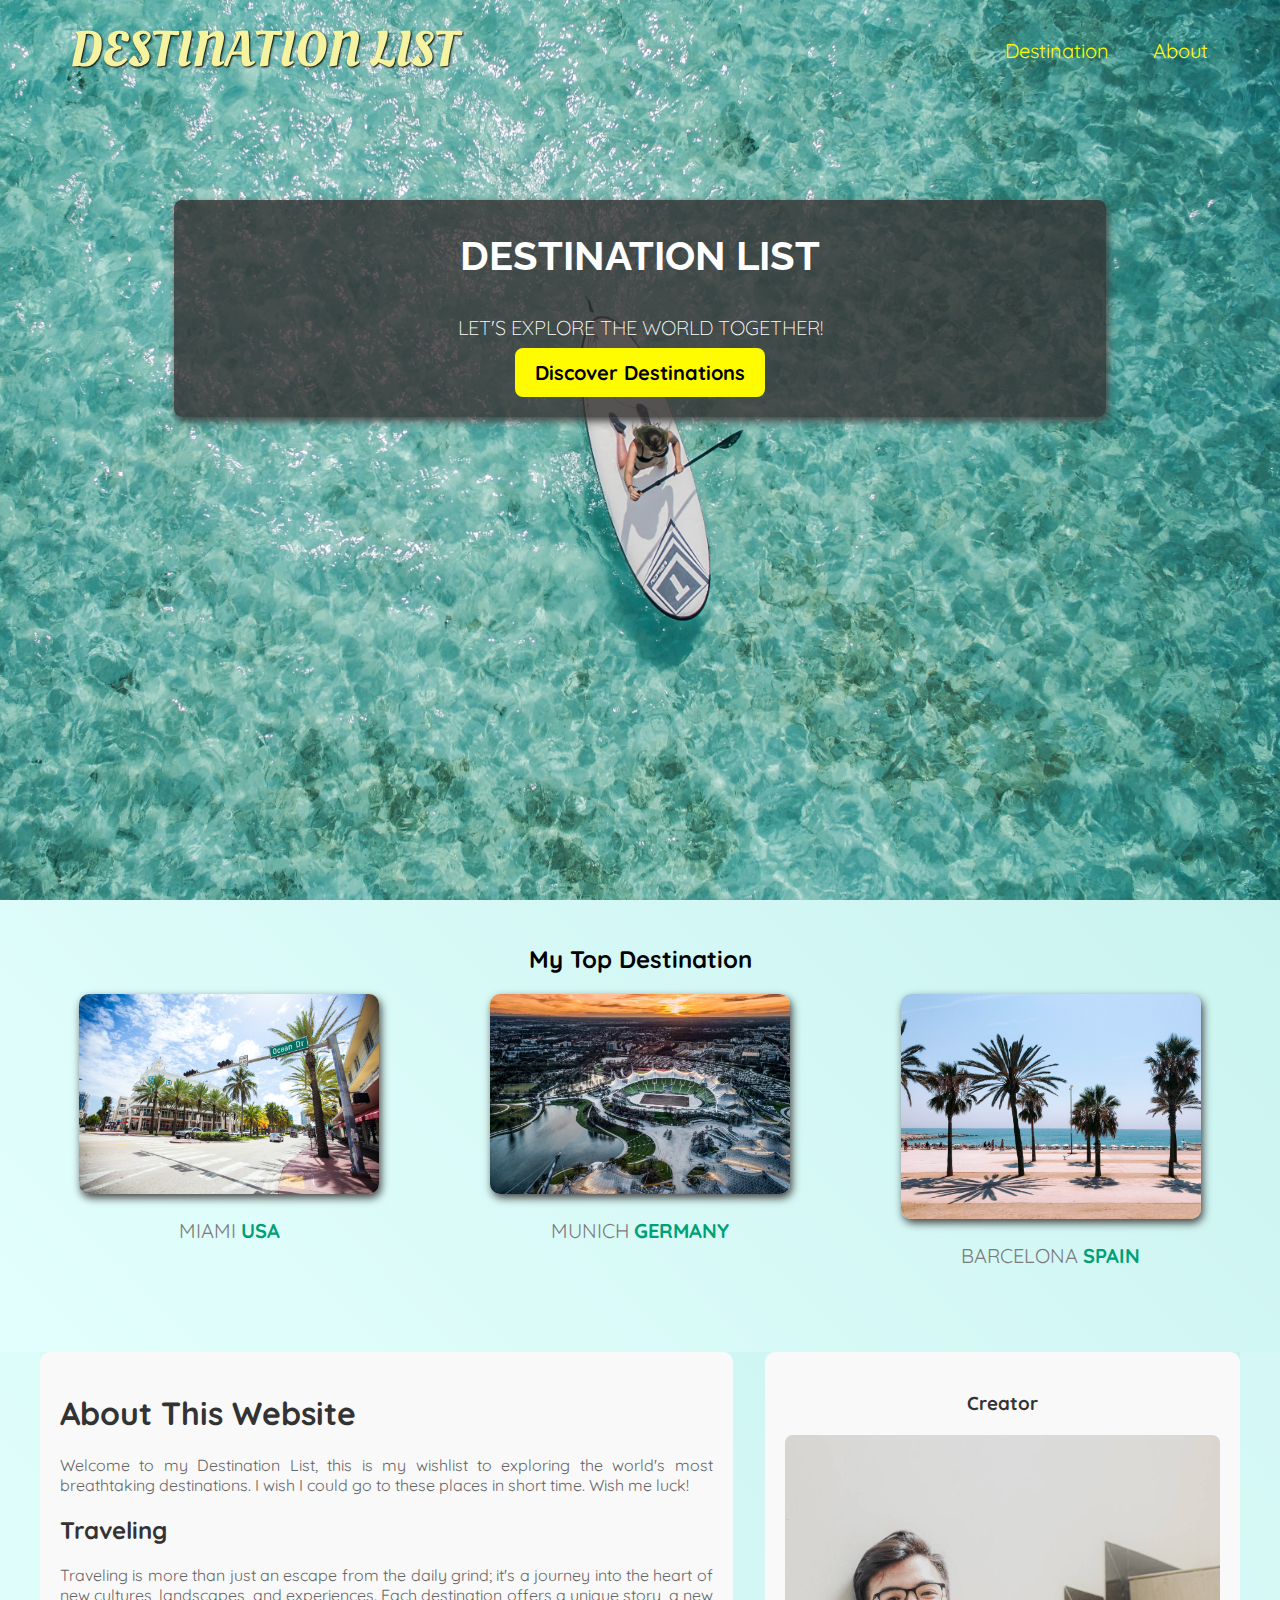
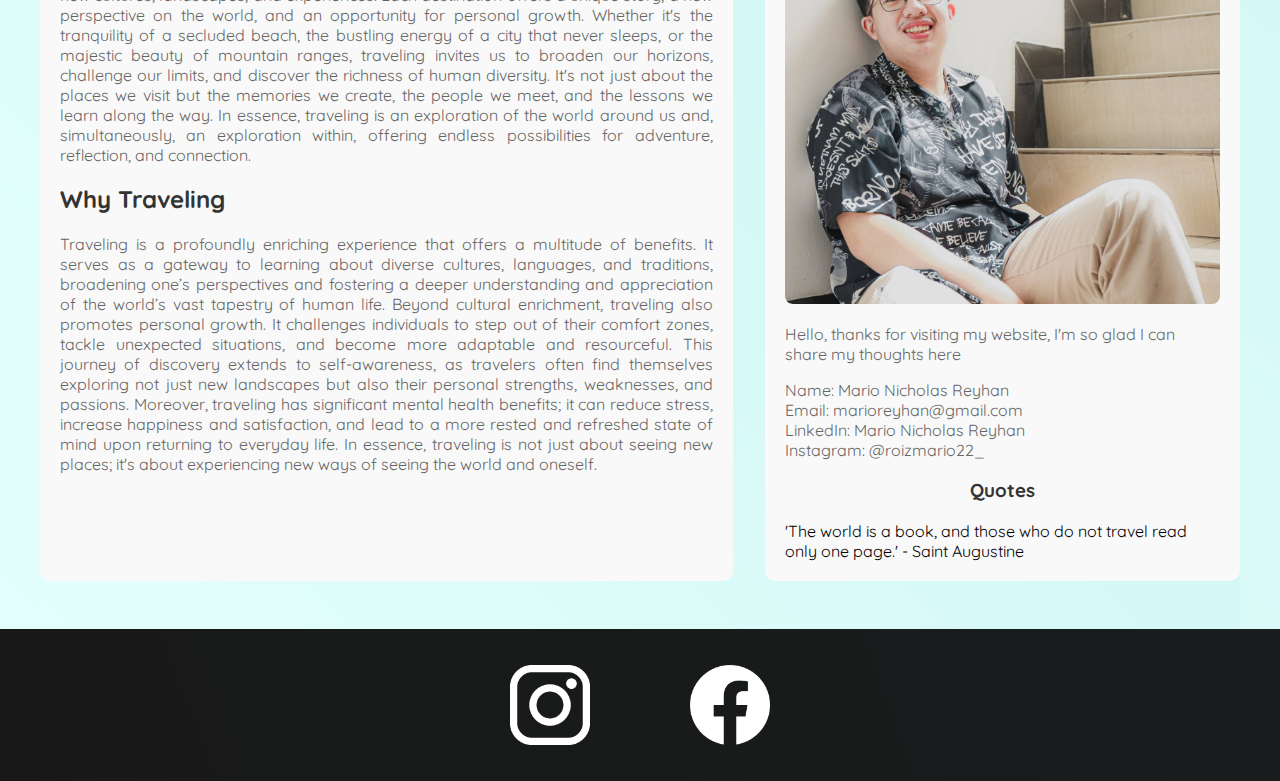
<file: index.html>
<!DOCTYPE html>
<html lang="en">
  <head>
    <meta charset="UTF-8" />
    <meta name="viewport" content="width=device-width, initial-scale=1.0">
    <link rel="stylesheet" href="shared.css" />
    <link rel="stylesheet" href="styles.css" />
    <link
      href="https://fonts.googleapis.com/css2?family=Raleway:wght@700&family=Oleo+Script:wght@700&family=Quicksand:wght@300;500;700&display=swap"
      rel="stylesheet"
    />
    <title>Destination</title>
  </head>
  <body>
    <header>
      <div class="page-logo">
        <a href="index.html">Destination List</a>
      </div>
      <nav>
        <ul>
          <li><a href="places.html">Destination</a></li>
          <li><a href="#about">About</a></li>
        </ul>
      </nav>
    </header>
    <main>
      <section id="hero">
        <div class="hero-content">
          <h1>Destination List</h1>
          <p>Let's explore the world together!</p>
          <a href="places.html">Discover Destinations</a>
        </div>
      </section>

      <section id="highlights">
        <h2>My Top Destination</h2>
        <ul class="destination">
          <li class="places">
            <img src="image/miami.jpg" alt="Miami">
            <p>Miami <strong>USA</strong></p>
          </li>
          <li class="places">
            <img src="image/munich.jpg" alt='Munich'>
            <p>Munich <strong>Germany</strong></p>
          </li>
          <li class="places">
            <img src="image/barcelona.jpg" alt="Barcelona">
            <p>Barcelona <strong>Spain</strong></p>
          </li>
        </ul>
      </section>
      <section class="about" id="about">
        <article>
          <h1>About This Website</h1>
          <p>
            Welcome to my Destination List, this is my wishlist to exploring the
            world's most breathtaking destinations. I wish I could go to these
            places in short time. Wish me luck!
          </p>
          <section>
            <h2>Traveling</h2>
            <p>
              Traveling is more than just an escape from the daily grind; it's a
              journey into the heart of new cultures, landscapes, and experiences.
              Each destination offers a unique story, a new perspective on the
              world, and an opportunity for personal growth. Whether it's the
              tranquility of a secluded beach, the bustling energy of a city that
              never sleeps, or the majestic beauty of mountain ranges, traveling
              invites us to broaden our horizons, challenge our limits, and
              discover the richness of human diversity. It's not just about the
              places we visit but the memories we create, the people we meet, and
              the lessons we learn along the way. In essence, traveling is an
              exploration of the world around us and, simultaneously, an
              exploration within, offering endless possibilities for adventure,
              reflection, and connection.
            </p>
          </section>
          <section>
            <h2>Why Traveling</h2>
            <p>
              Traveling is a profoundly enriching experience that offers a
              multitude of benefits. It serves as a gateway to learning about
              diverse cultures, languages, and traditions, broadening one’s
              perspectives and fostering a deeper understanding and appreciation
              of the world’s vast tapestry of human life. Beyond cultural
              enrichment, traveling also promotes personal growth. It challenges
              individuals to step out of their comfort zones, tackle unexpected
              situations, and become more adaptable and resourceful. This journey
              of discovery extends to self-awareness, as travelers often find
              themselves exploring not just new landscapes but also their personal
              strengths, weaknesses, and passions. Moreover, traveling has
              significant mental health benefits; it can reduce stress, increase
              happiness and satisfaction, and lead to a more rested and refreshed
              state of mind upon returning to everyday life. In essence, traveling
              is not just about seeing new places; it's about experiencing new
              ways of seeing the world and oneself.
            </p>
          </section>
        </article>
  
        <aside>
          <h3>Creator</h3>
          <img
            src="image/353001.jpg"
            alt="Your Image Description"
            class="aside-image"
          />
          <p>
            Hello, thanks for visiting my website, I'm so glad I can share my
            thoughts here
          </p>
          <ul>
            <li>Name: Mario Nicholas Reyhan</li>
            <li>Email: marioreyhan@gmail.com</li>
            <li>LinkedIn: Mario Nicholas Reyhan</li>
            <li>Instagram: @roizmario22_</li>
          </ul>
          <h3>Quotes</h3>
          <div id="quotes-container">
            <p id="quotes"></p>
          </div>
        </aside>
      </section>
    </main>
    <footer>
      <ul>
        <li>
          <a href="https://www.instagram.com" target="_blank"><img src="image/insta.png" alt="Instagram"></a>
        </li>
        <li>
          <a href="https://www.facebook.com" target="_blank"><img src="image/facebook.png" alt="Facebook"></a>
        </li>
      </ul>
    </footer>
    <script src="quotes.js"></script>
  </body>
</html>
</file>
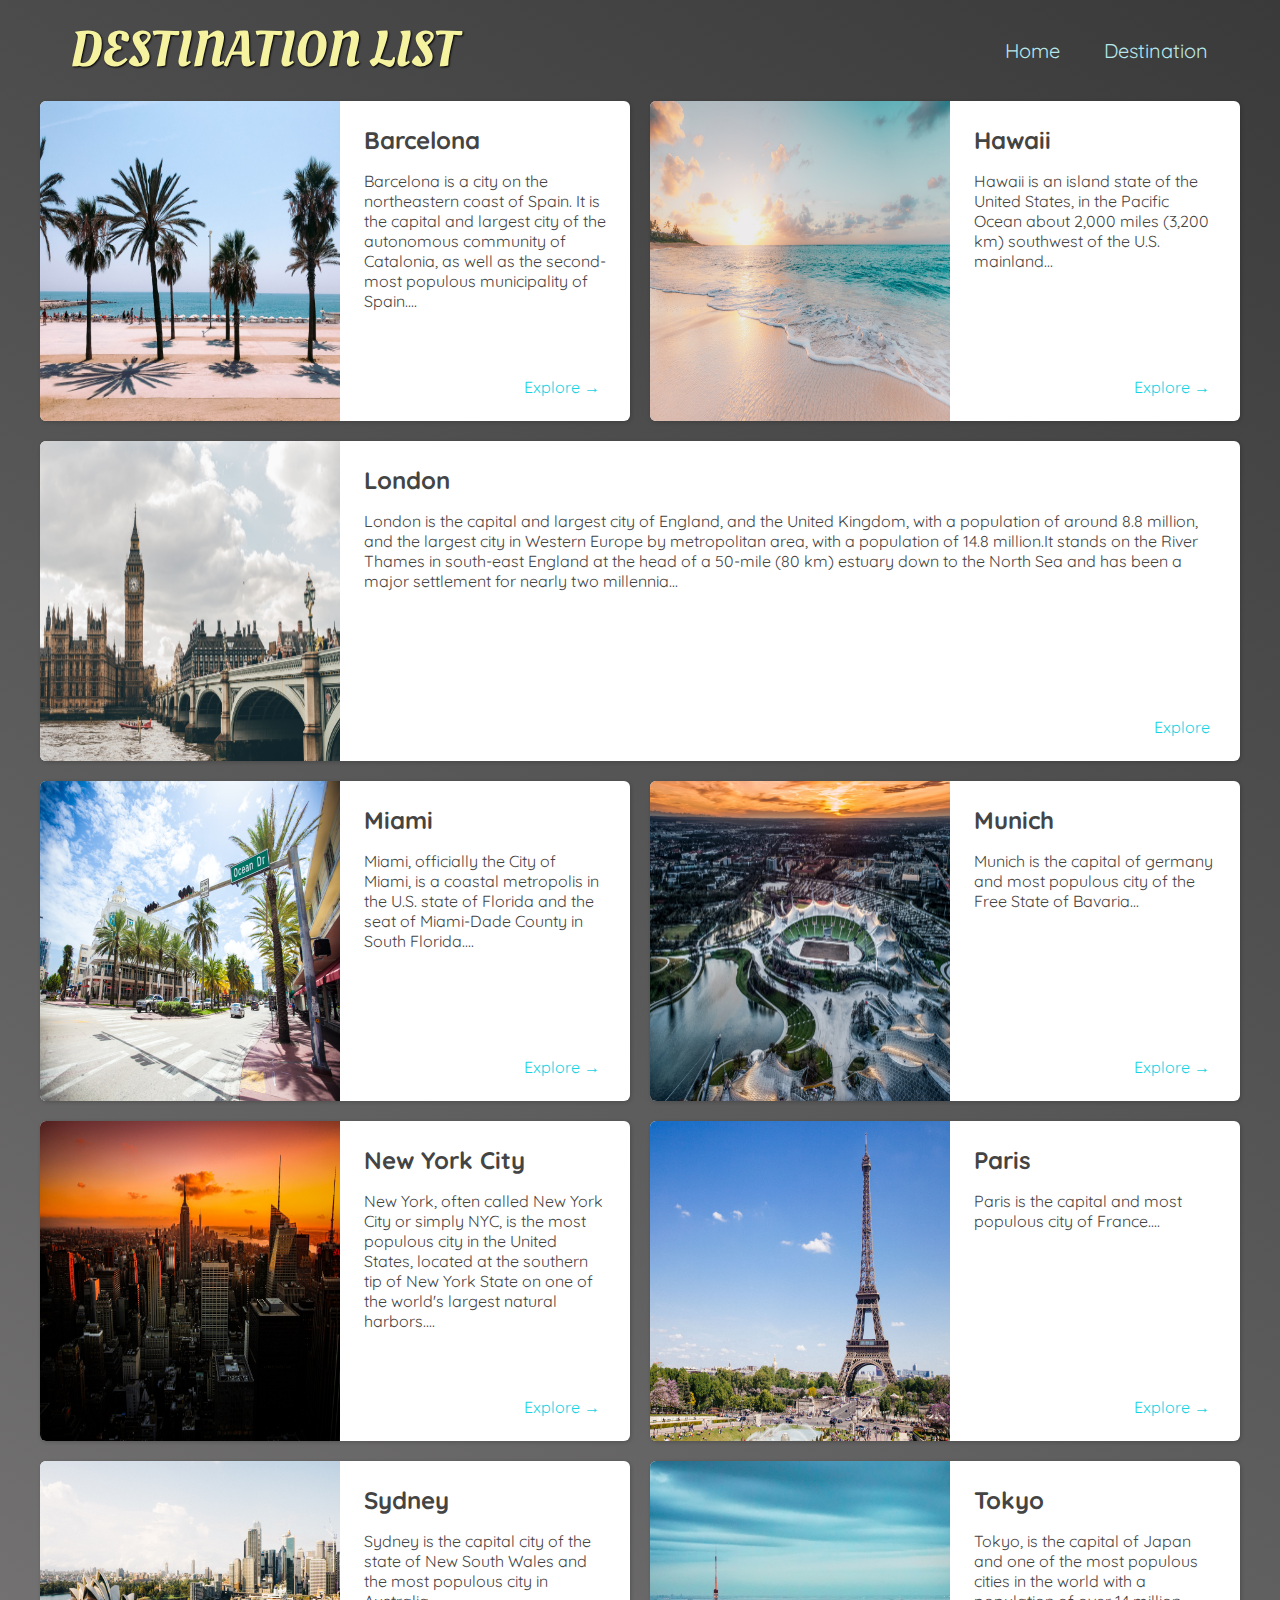
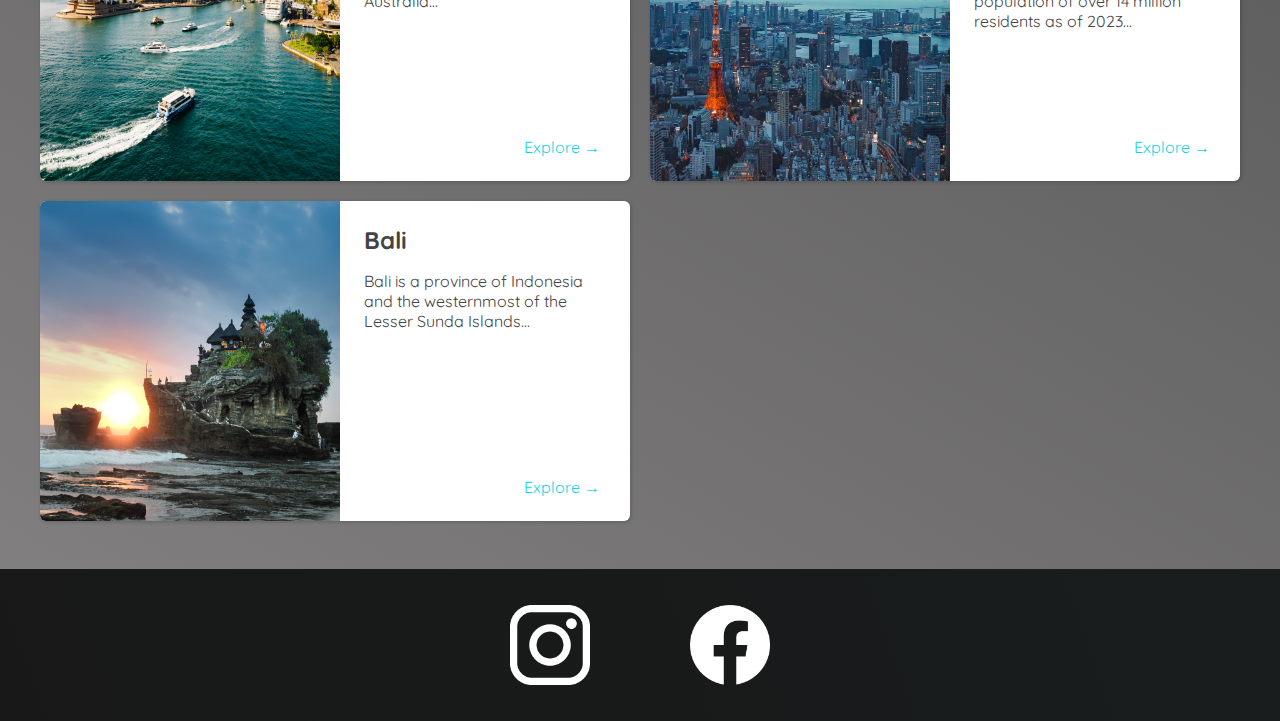
<file: places.html>
<!DOCTYPE html>
<html lang="en">
  <head>
    <meta charset="UTF-8" />
    <meta name="viewport" content="width=device-width, initial-scale=1.0">
    <link rel="stylesheet" href="shared.css" />
    <link rel="stylesheet" href="places.css" />
    <link
      href="https://fonts.googleapis.com/css2?family=Raleway:wght@700&family=Oleo+Script:wght@700&family=Quicksand:wght@300;500;700&display=swap"
      rel="stylesheet"
    />
    <title>Destination List</title>
  </head>
  <body>
    <header>
      <div class="page-logo">
        <a href="index.html">Destination List</a>
      </div>
      <nav>
        <ul>
          <li><a href="index.html">Home</a></li>
          <li><a href="places.html">Destination</a></li>
        </ul>
      </nav>
    </header>
    <main>
      <ul>
        <li>
          <img src="image/barcelona.jpg" alt="Barcelona" />
          <div class="item-content">
            <div>
              <h2>Barcelona</h2>
              <p>
                Barcelona is a city on the northeastern coast of Spain. It is the capital and largest city of the autonomous community of Catalonia, as well as the second-most populous municipality of Spain....
              </p>
            </div>
            <div class="action">
              <a href="https://en.wikipedia.org/wiki/Barcelona" target="_blank">Explore &#x2192</a>
            </div>
          </div>
        </li>
        <li>
          <img src="image/hawaii.jpg" alt="Hawaii" />
          <div class="item-content">
            <div>
              <h2>Hawaii</h2>
              <p>
                Hawaii is an island state of the United States, in the Pacific Ocean about 2,000 miles (3,200 km) southwest of the U.S. mainland...
              </p>
            </div>
            <div class="action">
              <a href="https://en.wikipedia.org/wiki/Hawaii" target="_blank">Explore &#x2192</a>
            </div>
          </div>
        </li>
        <li>
          <img src="image/london.jpg" alt="London" />
          <div class="item-content">
            <div>
              <h2>London</h2>
              <p>
                London is the capital and largest city of England, and the United Kingdom, with a population of around 8.8 million, and the largest city in Western Europe by metropolitan area, with a population of 14.8 million.It stands on the River Thames in south-east England at the head of a 50-mile (80 km) estuary down to the North Sea and has been a major settlement for nearly two millennia...
              </p>
            </div>
            <div class="action">
              <a href="https://en.wikipedia.org/wiki/London" target="_blank">Explore</a>
            </div>
          </div>
        </li>
        <li>
          <img src="image/miami.jpg" alt="Miami" />
          <div class="item-content">
            <div>
              <h2>Miami</h2>
              <p>
                Miami, officially the City of Miami, is a coastal metropolis in the U.S. state of Florida and the seat of Miami-Dade County in South Florida....
              </p>
            </div>
            <div class="action">
              <a href="https://en.wikipedia.org/wiki/Miami" target="_blank">Explore &#x2192</a>
            </div>
          </div>
        </li>
        <li>
          <img src="image/munich.jpg" alt="Munich" />
          <div class="item-content">
            <div>
              <h2>Munich</h2>
              <p>
                Munich is the capital of germany and most populous city of the Free State of Bavaria...
              </p>
            </div>
            <div class="action">
              <a href="https://en.wikipedia.org/wiki/Munich" target="_blank">Explore &#x2192</a>
            </div>
          </div>
        </li>
        <li>
          <img src="image/new-york-city.jpg" alt="NYC" />
          <div class="item-content">
            <div>
              <h2>New York City</h2>
              <p>
                New York, often called New York City or simply NYC, is the most populous city in the United States, located at the southern tip of New York State on one of the world's largest natural harbors....
              </p>
            </div>
            <div class="action">
              <a href="https://en.wikipedia.org/wiki/New_York_city" target="_blank" >Explore &#x2192</a>
            </div>
          </div>
        </li>
        <li>
          <img src="image/paris.jpg" alt="Paris" />
          <div class="item-content">
            <div>
              <h2>Paris</h2>
              <p>
                Paris is the capital and most populous city of France....
              </p>
            </div>
            <div class="action">
              <a href="https://en.wikipedia.org/wiki/Paris" target="_blank">Explore &#x2192</a>
            </div>
          </div>
        </li>
        <li>
          <img src="image/sydney.jpg" alt="Sydney" />
          <div class="item-content">
            <div>
              <h2>Sydney</h2>
              <p>
                Sydney is the capital city of the state of New South Wales and the most populous city in Australia...
              </p>
            </div>
            <div class="action">
              <a href="https://en.wikipedia.org/wiki/Sydney" target="_blank">Explore &#x2192</a>
            </div>
          </div>
        </li>
        <li>
          <img src="image/tokyo.jpg" alt="Tokyo" />
          <div class="item-content">
            <div>
              <h2>Tokyo</h2>
              <p>
                Tokyo, is the capital of Japan and one of the most populous cities in the world with a population of over 14 million residents as of 2023...
              </p>
            </div>
            <div class="action">
              <a href="https://en.wikipedia.org/wiki/Tokyo" target="_blank">Explore &#x2192</a>
            </div>
          </div>
        </li>
        <li>
          <img src="image/bali.jpg" alt="Bali" />
          <div class="item-content">
            <div>
              <h2>Bali</h2>
              <p>
                Bali is a province of Indonesia and the westernmost of the Lesser Sunda Islands...
              </p>
            </div>
            <div class="action">
              <a href="https://en.wikipedia.org/wiki/Bali" target="_blank">Explore &#x2192</a>
            </div>
          </div>
        </li>
      </ul>
    </main>
    <footer>
      <ul>
        <li>
          <a href="https://www.instagram.com" target="_blank"
            ><img src="image/insta.png" alt="Instagram"
          /></a>
        </li>
        <li>
          <a href="https://www.facebook.com" target="_blank"
            ><img src="image/facebook.png" alt="Facebook"
          /></a>
        </li>
      </ul>
    </footer>
  </body>
</html>
</file>
<file: shared.css>
body {
  font-family: "Quicksand", sans-serif;
  margin: 0;
}

.page-logo a {
  padding: 10px;
  font-family: "Oleo Script", sans-serif;
  color: rgb(245, 243, 160);
  font-size: 50px;
  text-decoration: none;
  text-transform: uppercase;
  text-shadow: 1px 1px 2px rgb(0, 0, 0);
}

ul {
  list-style: none;
  margin: 0;
  padding: 0;
}

header {
  display: flex;
  justify-content: space-between;
  align-items: center;
  padding: 1rem 3.75rem;
  position: absolute;
  width: 100%;
  box-sizing: border-box;
  top: 0;
  left: 0;
}

header ul {
  display: flex;
}

header li {
  margin-left: 20px;
}

header a {
  color: rgb(255, 251, 0);
  text-decoration: none;
  font-size: 20px;
  padding: 12px;
  text-align: 1px 1px 2px rgba(0, 0, 0, 0.2);
  border-radius: 6px;
}

header nav a:hover {
  color: rgb(77, 77, 77);
  background-color: rgb(255, 251, 0);
}

footer {
  background: linear-gradient(70deg, rgb(24, 24, 24), rgb(25, 29, 29));
  padding: 2.25rem 0;
}

footer ul {
  display: flex;
  justify-content: center;
}

footer li {
  width: 5rem;
  height: 5rem;
  margin: 0 3.125rem;
}

footer img {
  width: 100%;
  height: 100%;
}

@media (max-width: 480px) {
  header {
    flex-direction: column;
    align-items: center;
  }

  nav ul {
    gap: 10px;
  }
}

@media (min-width: 1024px) {
  header {
    justify-content: space-between;
  }

  header ul {
    justify-content: center;
    padding-top: 0;
  }

}

@media (max-width: 767px) {
  header {
    flex-wrap: wrap;
    justify-content: center;
  }

  header nav {
    width: 100%;
    text-align: center;
  }

  header ul {
    justify-content: center;
    padding-top: 20px;
  }

  footer ul {
    flex-direction: column;
    align-items: center;
  }

  footer li {
    margin: 10px 0; /* Adjust margin for stacked items */
  }
}
</file>
<file: styles.css>
main {
    background: linear-gradient(45deg, rgb(227,255,253), rgb(202,243,240))
}

#hero {
    height: 100vh;
    background-image: url('image/ocean.jpg');
    background-position: center;
    background-size: cover;
}

.hero-content {
    width: auto;
    max-width: 900px;
    background-color: rgba(51, 47, 47, 0.8);
    box-shadow: 2px 4px 8px rgb(68,67,67);
    border-radius: 8px;
    text-align: center;
    padding: 2rem 1rem;
    margin: 0 auto;
    position: relative;
    top: 12.5rem;
}

.hero-content h1 {
    color: white;
    text-transform: uppercase;
    font-size: 2.5rem;
    font-family: 'Raleway', sans-serif;
    margin: 0;
    margin-bottom: 2.25rem;
}

.hero-content p {
    color: white;
    text-transform: uppercase;
    font-size: 1.25rem;
    font-weight: 300;
}

.hero-content a {
    text-decoration: none;
    background-color: rgb(255,251,0);
    padding: 0.75rem 1.25rem;
    color: black;
    font-size: 1.25rem;
    font-weight: bold;
    border-radius: 8px;
    box-shadow: wpx 4px 8px rgb(68,67,67);
}

.hero-content a:hover {
    background-color: rgb(255,202,0);
}

#highlights {
    padding: 24px;
    background: linear-gradient(45deg, rgb(227,255,253), rgb(202,243,240))
}

#highlights h2 {
    text-align: center;
}

.destination {
    display: flex;
    flex-wrap: wrap;
    width: 100%;
    margin: auto;
    margin-bottom: 2.5rem;
    justify-content: center;
}

.destination h2 {
    text-transform: uppercase;
    text-align: center;
    font-size: 2.5rem;
    color: rgb(59,65,64);
    margin: 1.5rem 0;
}

.places {
    margin: 0 1.25rem;
    flex:0 1 300px;
}

.places img {
    height: auto;
    width: 100%;
    box-shadow: 2px 4px 8px rgb(68,67,67);
    border-radius: 10px;
    object-fit: cover;
}

.places p {
    text-align: center;
    text-transform: uppercase;
    font-size: 1.25rem;
    color: rgb(124,123,123);
    margin: 1.25rem 0;
}

.places strong {
    color: rgb(0,160,117);
}

.about {
    max-width: 1200px;
    padding-bottom: 3rem;
    margin: 0 auto;
    background: linear-gradient(45deg, rgb(227,255,253), rgb(202,243,240))
  }
  
  article {
    background-color: #f9f9f9;
    padding: 20px;
    border-radius: 10px;
    margin-right: 2rem;
  }
  
 article p {
    text-align: justify;
  }
  
  .aside-image {
    align-items: center;
    max-width: 100%; /* Ensures the image is responsive and doesn't overflow its container */
    height: auto; /* Maintains the aspect ratio of the image */
    border-radius: 8px; /* Optional: Adds rounded corners to the image */
    display: block; /* Ensures the image is a block-level element */
    margin: 20px 0; /* Adds some space above and below the image */
  }
  
  aside h3 {
    text-align: center;
  }
  
  article h1, article h2, aside h3 {
    color: #333;
  }
  
  article p, aside p, aside ul {
    color: #666;
  }
  
  aside {
    background-color: #f9f9f9;
    padding: 20px;
    border-radius: 10px;
  }
  

@media (max-width: 768px) {
    #hero {
        padding: 50px 0;
    }

    .hero-content {
        padding: 20px;
    }
    .about {
        padding: 80px 10px 20px;
    }

    article {
         margin-bottom: 2rem;
    }

    article,aside {
        width: 90%;
    }
}

@media (min-width: 768px) and (max-width: 1024px) {
    .hero-content {
        width: 80%;
    }
}

/* Large Devices, Desktops */
@media (min-width: 1025px) {
    .destination {
        justify-content: space-around;
    }

    .places {
        width: calc(33.333% - 40px); /* Subtracting margin */
    }

    .about {
        display: flex;
        justify-content: space-between;
    }

    article {
        flex-basis: 60%;
    }

    aside {
        flex-basis: 40%;
    }
}
</file>
<file: places.css>
body {
  background: linear-gradient(30deg, rgb(132, 130, 130), rgb(58, 58, 58));
  color: rgb(68, 68, 68);
}

.page-logo {
  color: rgb(183, 230, 235);
}

header {
  position: static;
}

header a {
  color: rgb(183, 230, 235);
}

header nav a:hover {
  background-color: rgb(183, 230, 235);
  color: rgb(59, 59, 59);
}

main ul {
  max-width: 1200px;
  width: 100%;
  margin: 0 auto 48px auto;
  display: grid;
  grid-template-columns: 1fr;
  gap: 20px;
}

main li {
  display: flex;
  flex-direction: column;
  background-color: white;
  box-shadow: 1px 1px 4px rgba(0, 0, 0, 0.2);
  border-radius: 6px;
  overflow: hidden;
}

main li img {
  width: 100%;
  height: 280px;
}

.item-content {
  padding: 24px;
  display: flex;
  flex-direction: column;
  justify-content: space-between;
}

.item-content h2 {
  margin: 0;
}

.action {
  text-align: right;
}

.action a {
  text-decoration: none;
  padding: 6px;
  color: rgb(22, 211, 228);
  border-radius: 5px;
}

.action a:hover {
  background-color: rgb(235, 253, 255);
}

@media (min-width: 768px) {
  main ul {
    grid-template-columns: repeat(2, 1fr);
  }
}

@media (max-width: 480px) {
  header {
    flex-direction: column;
    align-items: center;
  }

  nav ul {
    gap: 10px;
  }
}

@media (min-width: 1024px) {
  header {
    justify-content: space-between;
  }

  header ul {
    justify-content: center;
    padding-top: 0;
  }

  main ul {
    grid-template-columns: repeat(2, 1fr);
    gap: 20px;
  }
  li:nth-of-type(3) {
    grid-column: 1 / span 2;
  }

  main li {
    flex-direction: row;
  }
  main li img {
    width: 300px;
    height: 320px;
  }
}

@media (max-width: 768px) {
  header {
    flex-wrap: wrap;
    justify-content: center;
  }

  header nav {
    width: 100%;
    text-align: center;
  }

  header ul {
    justify-content: center;
    padding-top: 20px;
  }

  footer ul {
    flex-direction: column;
    align-items: center;
  }

  footer li {
    margin: 10px 0;
  }
}
</file>
